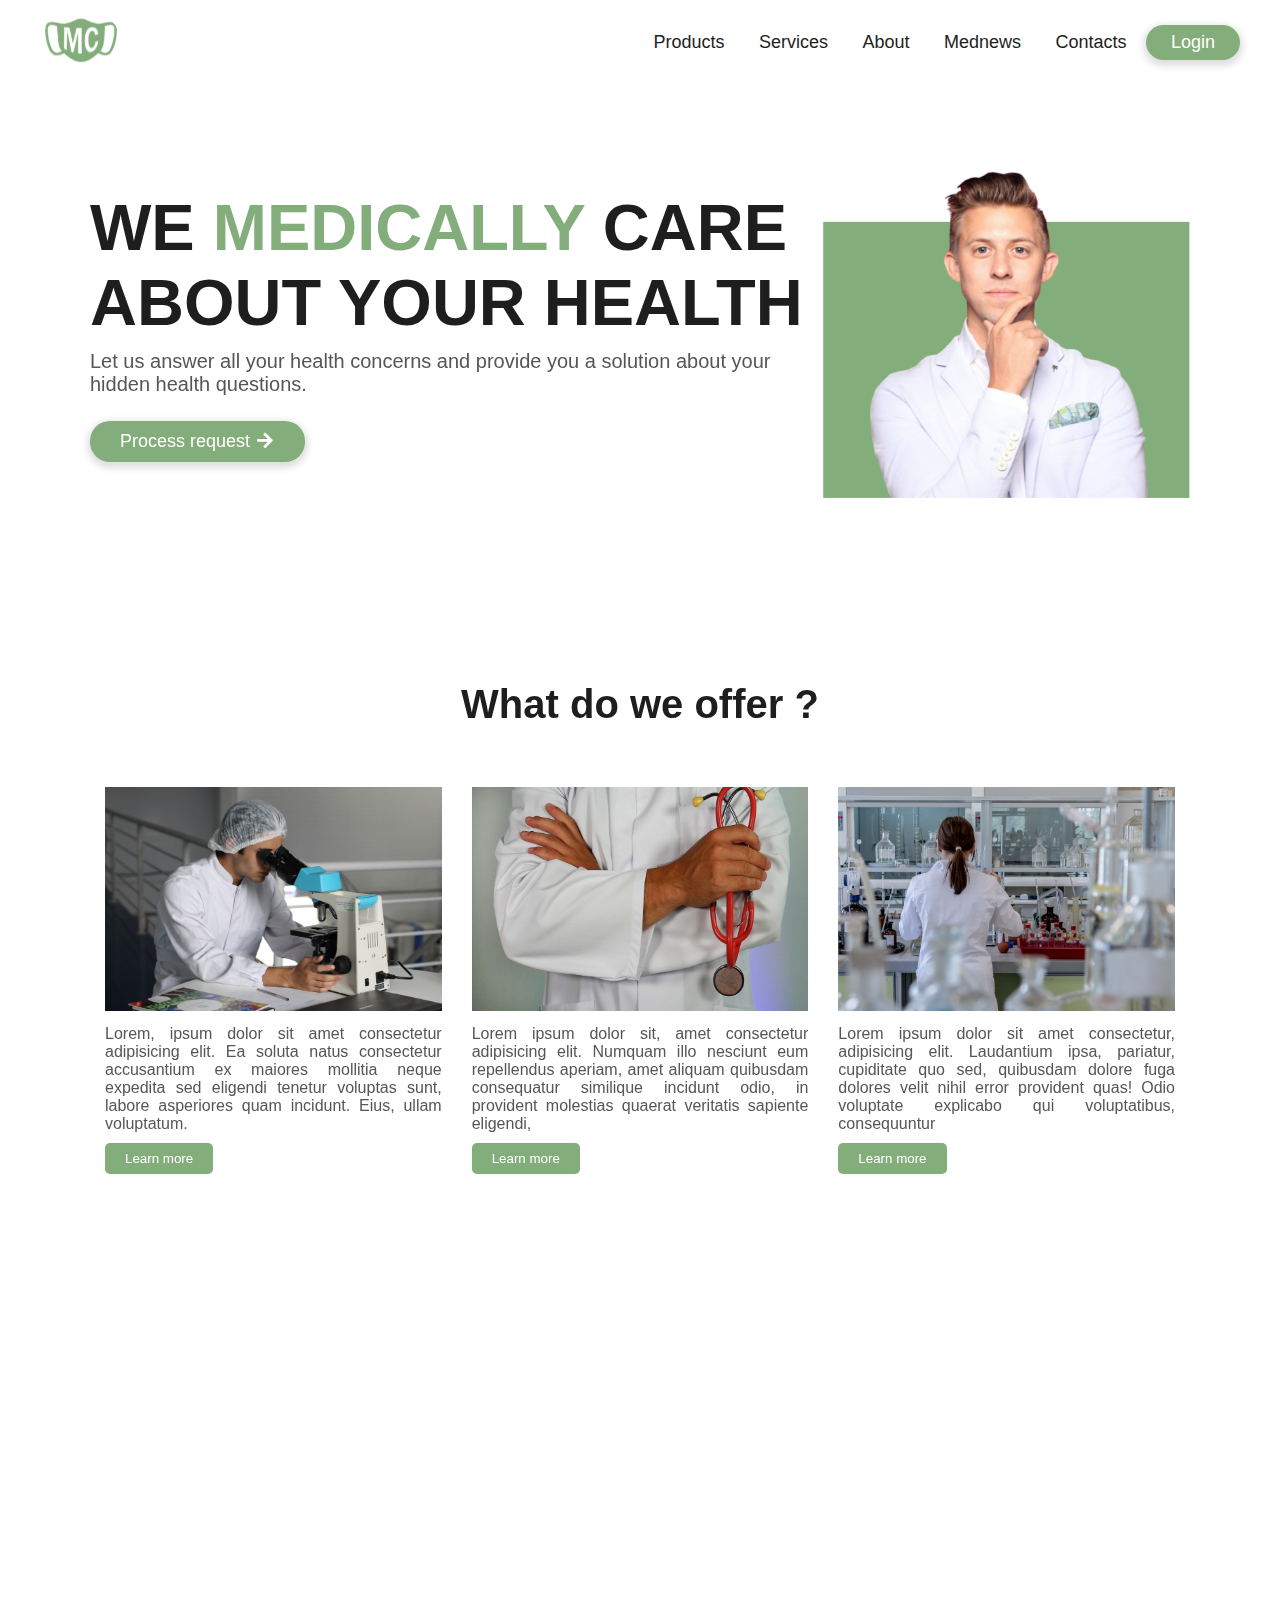
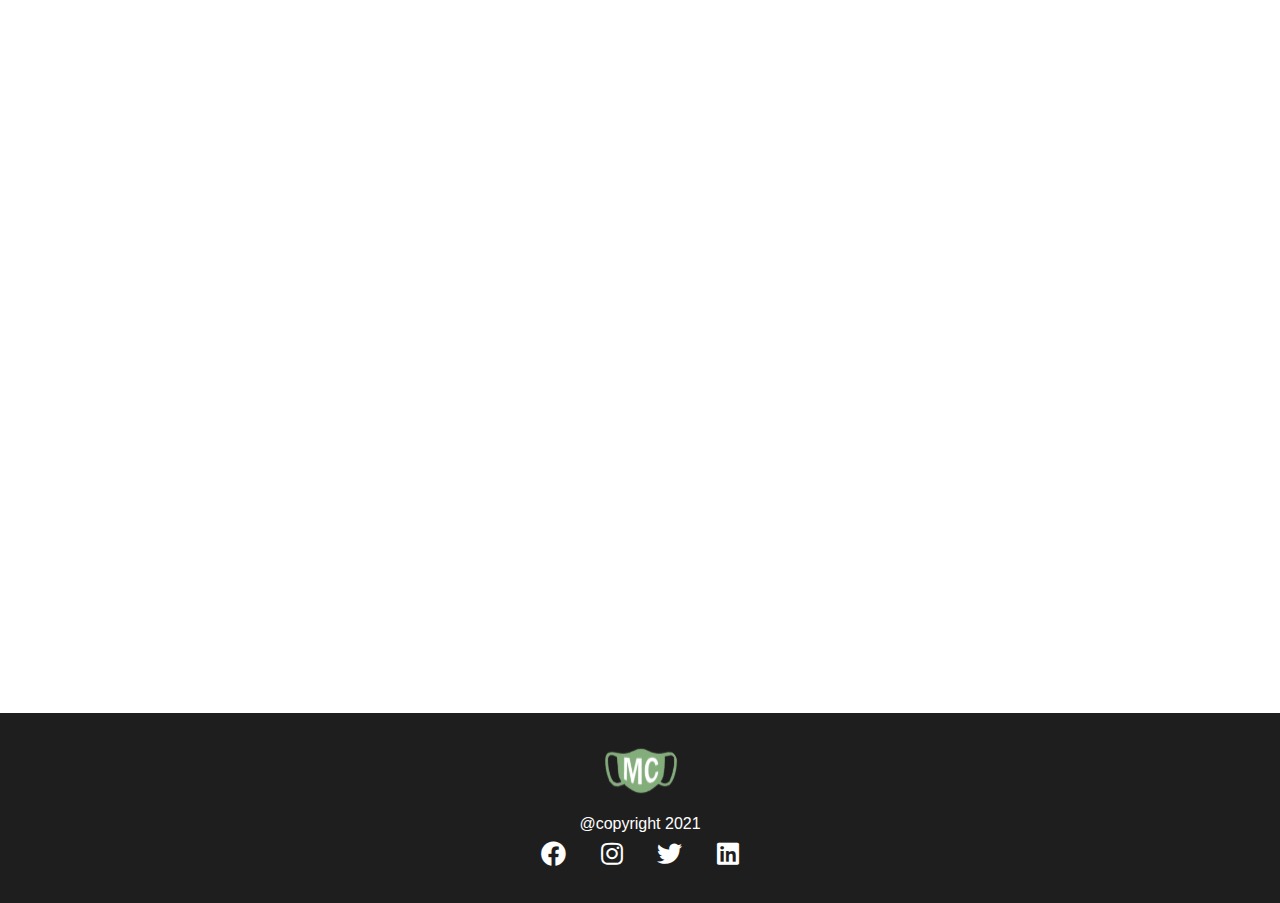
<file: index.html>
<!DOCTYPE html>
<html lang="en">
<head>
    <meta charset="UTF-8">
    <meta http-equiv="X-UA-Compatible" content="IE=edge">
    <meta name="viewport" content="width=device-width, initial-scale=1.0">
    
    <link rel="stylesheet" type="text/css" href="./Scss/cover.css">
    <link rel="stylesheet" type="text/css" href="./Scss/services.css">
    <link rel="stylesheet" type="text/css" href="./Scss/request.css">
    <title>Medcare</title>
    <link rel="shortcut icon" href="./img/newLogo 1 (1).svg" type="image/x-icon">
    <link rel="stylesheet" href="./cssFontawesome/all.min.css">
    <link rel="stylesheet" href="https://unpkg.com/aos@next/dist/aos.css"/>
    
</head>
<body>
    <!-- NAVIGATION BAR -->
    <nav>
        <div class="medcare-logo">
            <img src="./img/newLogo 1 (1).svg" alt="coverphoto">
        </div>

        <div class="medcare-icon">
            <i class="fas fa-2x fa-bars" aria-hidden="true"></i>
        </div>


        <div class="medcare-links">
            <a href="products.html">Products</a>
            <a href="#service">Services</a>
            <a href="about.html">About</a>
            <a href="news.html">Mednews</a>
            <a href="contacts.html">Contacts</a>
            <button><a href="#">Login</a></button>
        </div>

    </nav>

    <!-- Sidebar -->
    <div class="sidebar-wrapper">
        
        <div class="close-icon">
            <i class="fas fa-2x fa-times"></i>
        </div>

        <div class="medcare-sidebar-links">
            <a href="products.html">Products</a>
            <a href="#service">Services</a>
            <a href="about.html">About</a>
            <a href="news.html">Mednews</a>
            <a href="contacts.html">Contacts</a>
            
            <div class="sidebar-button">
                <button><a href="#">Login</a></button>
            </div>
        </div>
    </div>


    <!-- COVERPAGE -->
    <div class="medcare-coverpage">
        <div class="left-cover" data-aos="fade-right">
            <p class="left-title">WE <span style="color: #84AD7C;">MEDICALLY</span> CARE ABOUT YOUR HEALTH</p>
            <p class="left-tagline">Let us answer all your health concerns and provide you a solution about your hidden health questions.</p>
            <button><a href="#">Process request <i class="fa fa-arrow-right" style="width: 20px;"></i> </a></button>
        </div>

        <div class="right-cover" data-aos="fade-left">
            <img src="./img/coverphoto.png" alt="medcare cover">
        </div>
    </div>

    <!-- SERVICES -->
    <div class="medcare-services" id="service" data-aos="fade-up">
        <h1>What do we offer ?</h1>

        <div class="services-name">
            <div class="service">
                <img src="./img/Offer2 (1).jpg" alt="lab">
                <p>Lorem, ipsum dolor sit amet consectetur adipisicing elit. Ea soluta natus consectetur accusantium ex maiores mollitia neque expedita sed eligendi tenetur voluptas sunt, labore asperiores quam incidunt. Eius, ullam voluptatum.</p>
                <button><a href="#">Learn more</a></button>
            </div>

            <div class="service">
                <img src="./img/Offer2 (2).jpg" alt="lab">
                <p>Lorem ipsum dolor sit, amet consectetur adipisicing elit. Numquam illo nesciunt eum repellendus aperiam, amet aliquam quibusdam consequatur similique incidunt odio, in provident molestias quaerat veritatis sapiente eligendi, </p>
                <button><a href="#">Learn more</a></button>
            </div>

            <div class="service">
                <img src="./img/Offer3.jpg" alt="lab">
                <p>Lorem ipsum dolor sit amet consectetur, adipisicing elit. Laudantium ipsa, pariatur, cupiditate quo sed, quibusdam dolore fuga dolores velit nihil error provident quas! Odio voluptate explicabo qui voluptatibus, consequuntur</p>
                <button><a href="#">Learn more</a></button>
            </div>
        </div>

    </div>

    <!-- REQUEST -->
    <div class="medcare-request" data-aos="fade-up">
        <h1>How to process your request</h1>

        <div class="request-name">
            <div class="request">
                <img src="./img/step1.svg" alt="chris sean">
                <h3>Create account</h3>
                <p>Lorem ipsum dolor sit amet consectetur adipisicing elit. At laudantium a delectus ipsam? Deserunt vitae quidem, debitis fuga modi fugiat!</p>
            </div>

            <div class="request">
                <img src="./img/Step2.svg" alt="chris sean">
                <h3>Create account</h3>
                <p>Lorem ipsum dolor sit amet consectetur adipisicing elit. At laudantium a delectus ipsam? Deserunt vitae quidem, debitis fuga modi fugiat!</p>
            </div>

            <div class="request">
                <img src="./img/Step3.svg" alt="chris sean">
                <h3>Create account</h3>
                <p>Lorem ipsum dolor sit amet consectetur adipisicing elit. At laudantium a delectus ipsam? Deserunt vitae quidem, debitis fuga modi fugiat!</p>
            </div>

            <div class="request">
                <img src="./img/step4.svg" alt="chris sean">
                <h3>Create account</h3>
                <p>Lorem ipsum dolor sit amet consectetur adipisicing elit. At laudantium a delectus ipsam? Deserunt vitae quidem, debitis fuga modi fugiat!</p>
            </div>

        </div>
    </div>

    <!-- APPONITMENT -->
    <div class="medcare-appoint" data-aos="fade-up">
        <h1>Schedule your appointment now !</h1>
        <div class="get-started">
            <button><a href="#">Getting started</a></button>
        </div>
    </div>

    <footer>
        <img src="./img/newLogo 1 (1).svg" alt="">
        <p>@copyright 2021</p>
        
        <div class="icons">
            <a href="#"><i class="fab fa-facebook" aria-hidden="true"></i></a>
            <a href="https://www.instagram.com/thanna_dev/"><i class="fab fa-instagram" aria-hidden="true"></i></a>
            <a href="#"><i class="fab fa-twitter" aria-hidden="true"></i></a>
            <a href="https://www.linkedin.com/in/christeljoy-abordaje-782b63204/"><i class="fab fa-linkedin" aria-hidden="true"></i></a>
        </div>
    </footer>



    <script src="https://unpkg.com/aos@next/dist/aos.js"></script>
    <script>
        AOS.init({
            offset: 200,
            duration: 2500
        });
    </script>

    <script src="./js/sidebar.js"></script>

</body>
</html>
</file>
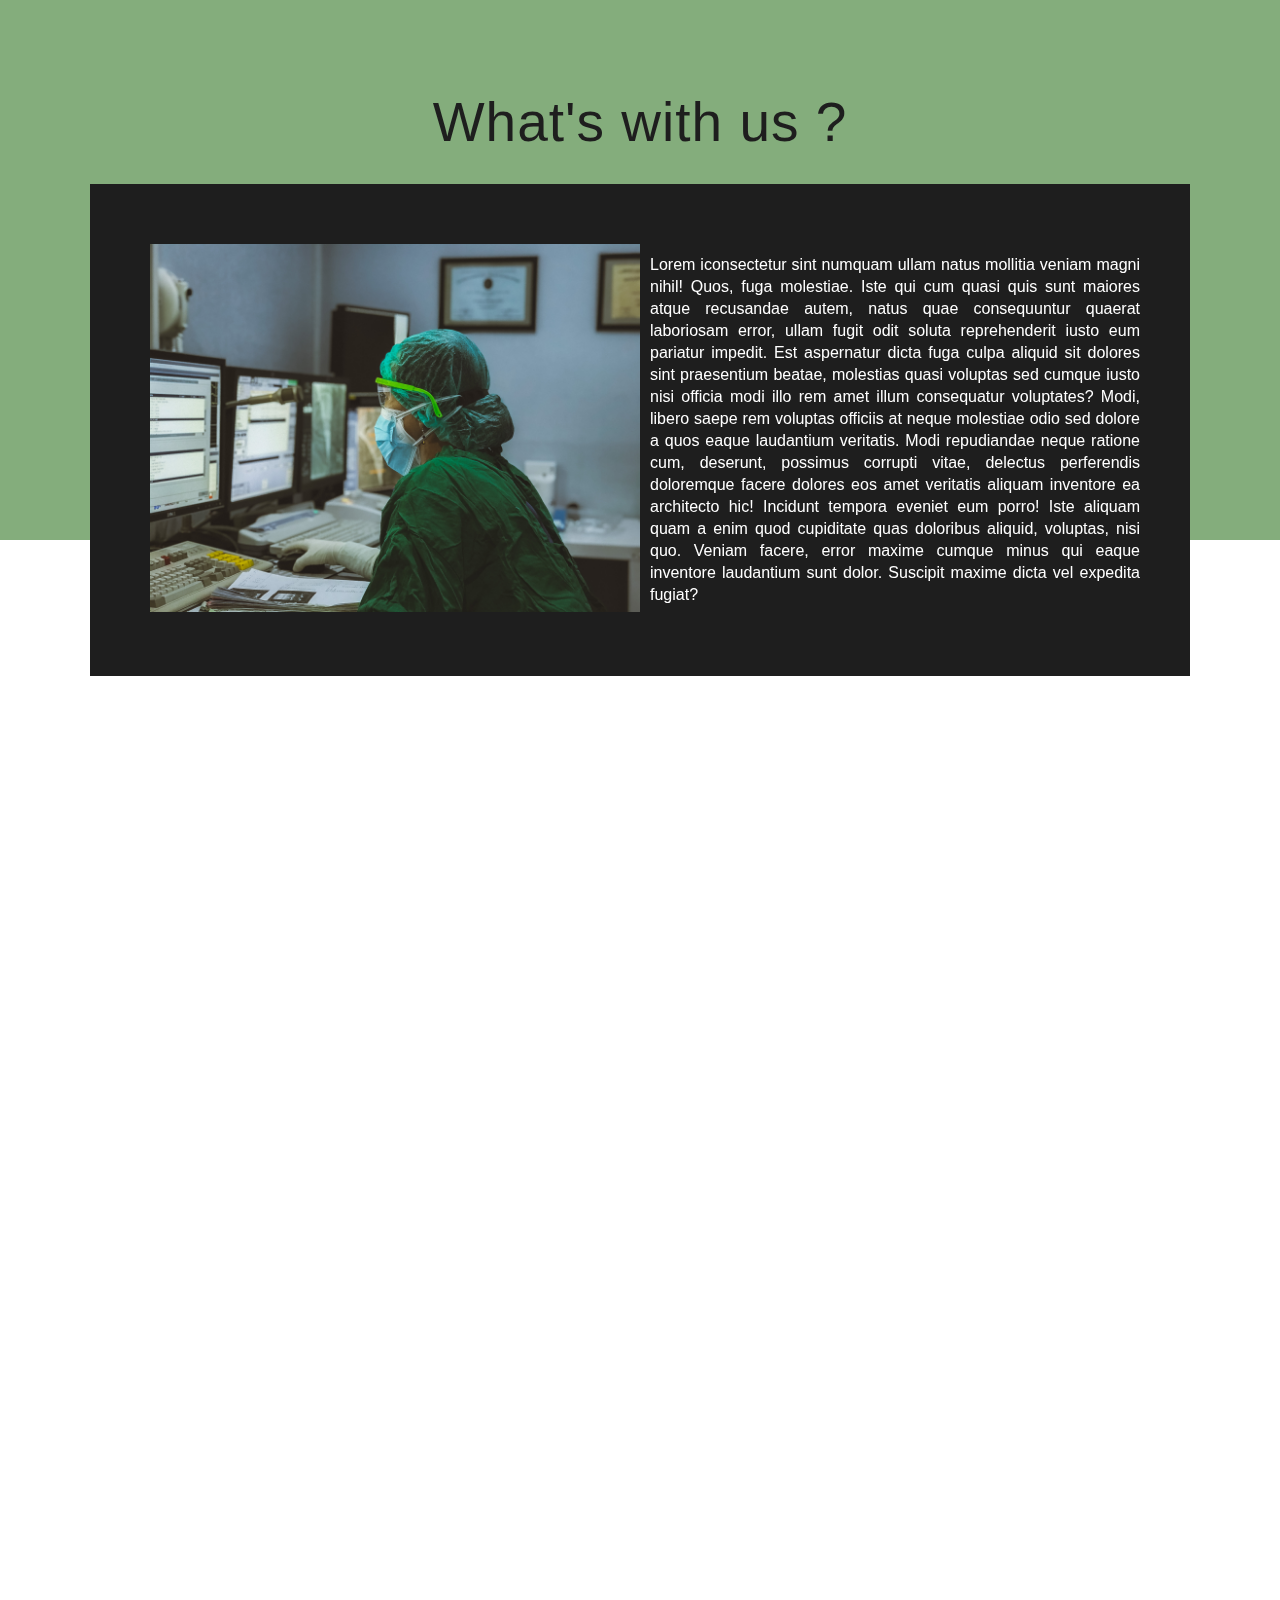
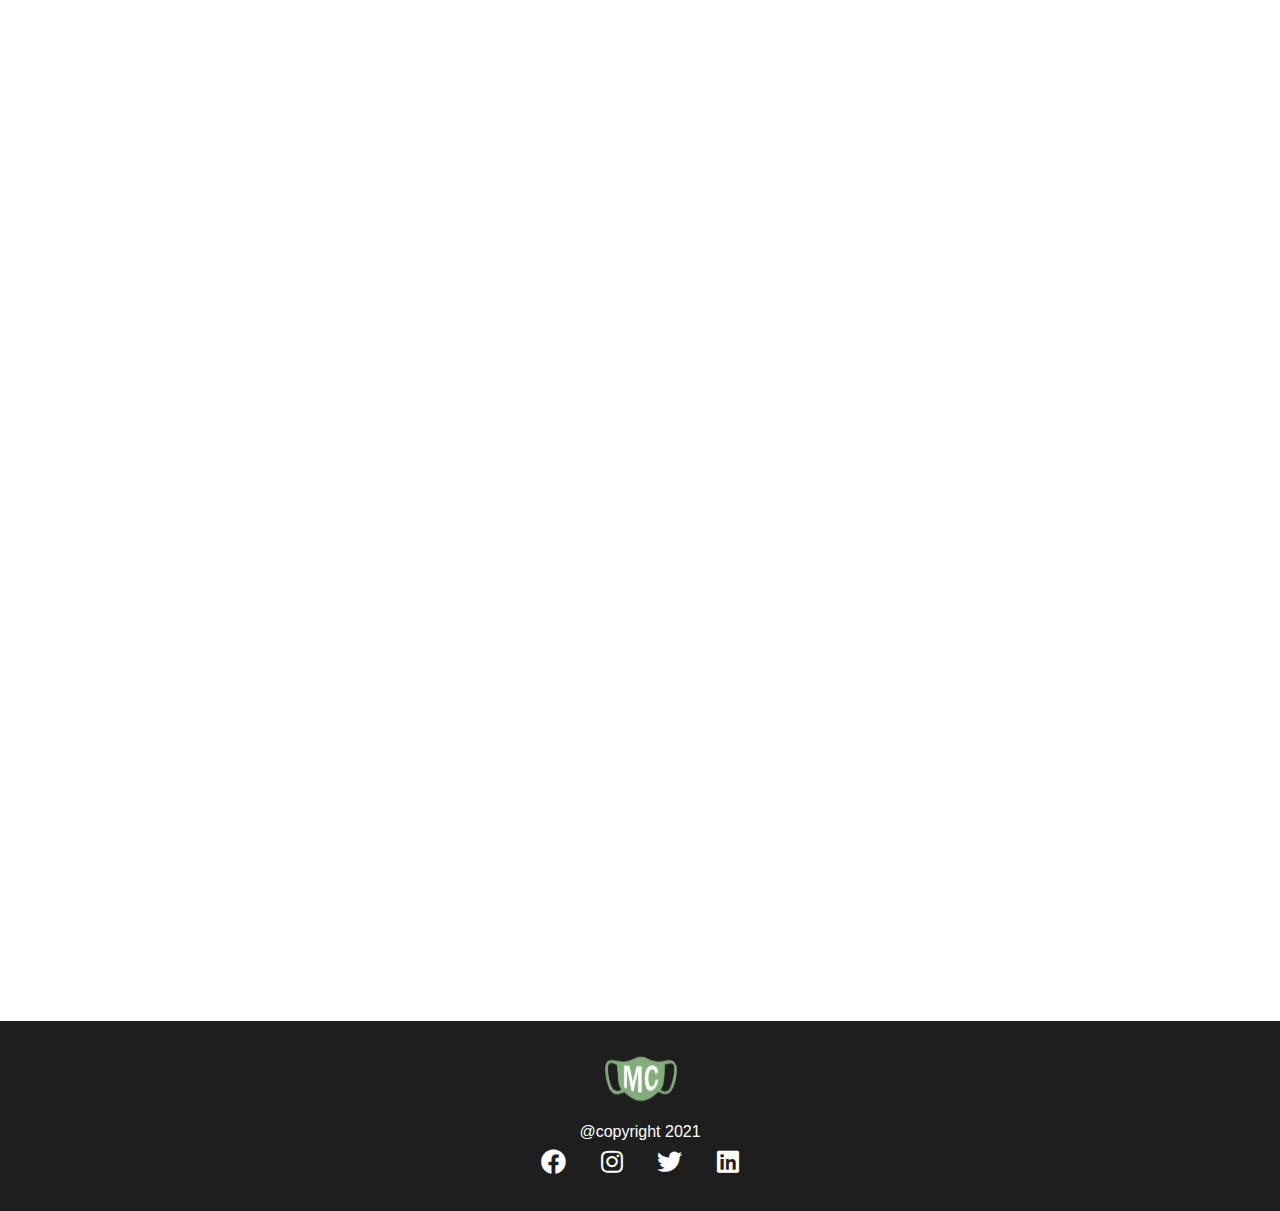
<file: about.html>
<!DOCTYPE html>
<html lang="en">
<head>
    <meta charset="UTF-8">
    <meta http-equiv="X-UA-Compatible" content="IE=edge">
    <meta name="viewport" content="width=device-width, initial-scale=1.0">
    <link rel="stylesheet" type="text/css" href="./Scss/cover.css">
    <link rel="stylesheet" type="text/css" href="./Scss/services.css">
    <link rel="stylesheet" type="text/css" href="./Scss/request.css">
    <link rel="stylesheet" type="text/css" href="./Scss/about.css">

    <title>About Us</title>
    <link rel="shortcut icon" href="./img/newLogo 1 (1).svg" type="image/x-icon">
    <link rel="stylesheet" href="./cssFontawesome/all.min.css">
    <link rel="stylesheet" href="https://unpkg.com/aos@next/dist/aos.css" />
</head>
<body>

    <!-- ABOUT -->
    <div class="medcare-about">
        <div class="about-background">
            <h1>What's with us ?</h1>

            <div class="about-info">
                <div class="about-image" data-aos="fade-right">
                    <img src="./img/about.jpg" alt="about image">
                </div>

                <div class="about-description" data-aos="fade-left">
                    <p>Lorem iconsectetur sint numquam ullam natus mollitia veniam magni nihil! Quos, fuga molestiae. Iste qui cum quasi quis sunt maiores atque recusandae autem, natus quae consequuntur quaerat laboriosam error, ullam fugit odit soluta reprehenderit iusto eum pariatur impedit. Est aspernatur dicta fuga culpa aliquid sit dolores sint praesentium beatae, molestias quasi voluptas sed cumque iusto nisi officia modi illo rem amet illum consequatur voluptates? Modi, libero saepe rem voluptas officiis at neque molestiae odio sed dolore a quos eaque laudantium veritatis. Modi repudiandae neque ratione cum, deserunt, possimus corrupti vitae, delectus perferendis doloremque facere dolores eos amet veritatis aliquam inventore ea architecto hic! Incidunt tempora eveniet eum porro! Iste aliquam quam a enim quod cupiditate quas doloribus aliquid, voluptas, nisi quo. Veniam facere, error maxime cumque minus qui eaque inventore laudantium sunt dolor. Suscipit maxime dicta vel expedita fugiat?</p>
                </div>
            </div>

        </div>
    </div>


    
    <!-- SERVICES -->
    <div class="medcare-services" data-aos="fade-up">
        <h1>What do we offer ?</h1>

        <div class="services-name">
            <div class="service">
                <img src="./img/Offer2 (1).jpg" alt="lab">
                <p>Lorem, ipsum dolor sit amet consectetur adipisicing elit. Ea soluta natus consectetur accusantium ex maiores mollitia neque expedita sed eligendi tenetur voluptas sunt, labore asperiores quam incidunt. Eius, ullam voluptatum.</p>
                <button><a href="#">Learn more</a></button>
            </div>

            <div class="service">
                <img src="./img/Offer2 (2).jpg" alt="lab">
                <p>Lorem ipsum dolor sit, amet consectetur adipisicing elit. Numquam illo nesciunt eum repellendus aperiam, amet aliquam quibusdam consequatur similique incidunt odio, in provident molestias quaerat veritatis sapiente eligendi, </p>
                <button><a href="#">Learn more</a></button>
            </div>

            <div class="service">
                <img src="./img/Offer3.jpg" alt="lab">
                <p>Lorem ipsum dolor sit amet consectetur, adipisicing elit. Laudantium ipsa, pariatur, cupiditate quo sed, quibusdam dolore fuga dolores velit nihil error provident quas! Odio voluptate explicabo qui voluptatibus, consequuntur</p>
                <button><a href="#">Learn more</a></button>
            </div>
        </div>

    </div>

    <!-- REQUEST -->
    <div class="medcare-request" data-aos="fade-up">
        <h1>How to process your request</h1>

        <div class="request-name">
            <div class="request">
                <img src="./img/step1.svg" alt="chris sean">
                <h3>Create account</h3>
                <p>Lorem ipsum dolor sit amet consectetur adipisicing elit. At laudantium a delectus ipsam? Deserunt vitae quidem, debitis fuga modi fugiat!</p>
            </div>

            <div class="request">
                <img src="./img/Step2.svg" alt="chris sean">
                <h3>Create account</h3>
                <p>Lorem ipsum dolor sit amet consectetur adipisicing elit. At laudantium a delectus ipsam? Deserunt vitae quidem, debitis fuga modi fugiat!</p>
            </div>

            <div class="request">
                <img src="./img/Step3.svg" alt="chris sean">
                <h3>Create account</h3>
                <p>Lorem ipsum dolor sit amet consectetur adipisicing elit. At laudantium a delectus ipsam? Deserunt vitae quidem, debitis fuga modi fugiat!</p>
            </div>

            <div class="request">
                <img src="./img/step4.svg" alt="chris sean">
                <h3>Create account</h3>
                <p>Lorem ipsum dolor sit amet consectetur adipisicing elit. At laudantium a delectus ipsam? Deserunt vitae quidem, debitis fuga modi fugiat!</p>
            </div>

        </div>
    </div>


    <!-- APPONITMENT -->
    <div class="medcare-appoint" data-aos="fade-up">
        <h1>Schedule your appointment now !</h1>
        <div class="get-started">
            <button><a href="#">Getting started</a></button>
        </div>
    </div>

    <footer>
        <img src="./img/newLogo 1 (1).svg" alt="">
        <p>@copyright 2021</p>
        
        <div class="icons">
            <a href="https://www.facebook.com/christeljoy.abordaje.3/"><i class="fab fa-facebook" aria-hidden="true"></i></a>
            <a href="https://www.instagram.com/thanna_dev/"><i class="fab fa-instagram" aria-hidden="true"></i></a>
            <a href="https://twitter.com/Thannaxx"><i class="fab fa-twitter" aria-hidden="true"></i></a>
            <a href="https://www.linkedin.com/in/christeljoy-abordaje-782b63204/"><i class="fab fa-linkedin" aria-hidden="true"></i></a>
        </div>
    </footer>

    <script src="https://unpkg.com/aos@next/dist/aos.js"></script>
    <script>
        AOS.init({
            offset: 200,
            duration: 2500
        });
    </script>
</body>
</html>
</file>
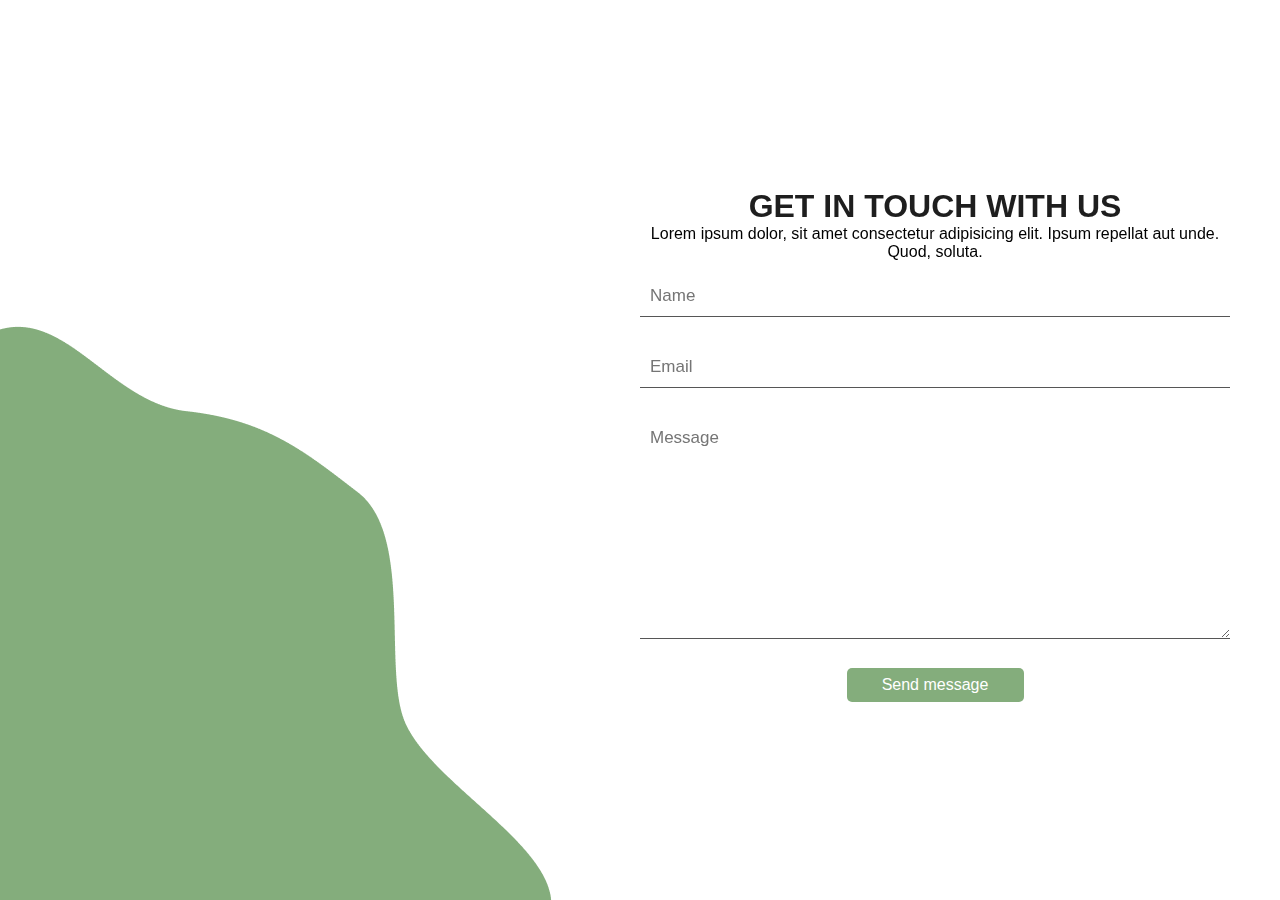
<file: contacts.html>
<!DOCTYPE html>
<html lang="en">
<head>
    <meta charset="UTF-8">
    <meta http-equiv="X-UA-Compatible" content="IE=edge">
    <meta name="viewport" content="width=device-width, initial-scale=1.0">
    <link rel="stylesheet" type="text/css" href="./Scss/contacts.css">
    <title>Contacts</title>

    <link rel="shortcut icon" href="./img/newLogo 1 (1).svg" type="image/x-icon">
    <link rel="stylesheet" href="./cssFontawesome/all.min.css">
    <link rel="stylesheet" href="https://unpkg.com/aos@next/dist/aos.css"/>
</head>
<body>
    <div class="medcare-contacts">
        <div class="med-image"  data-aos="fade-right">
            <img src="./img/contacts.png" alt="contactssa">
        </div>

        <div class="med-form">
            <form action="" method="post" data-aos="fade-left">
                <h1>GET IN TOUCH WITH US</h1>
                <p>Lorem ipsum dolor, sit amet consectetur adipisicing elit. Ipsum repellat aut unde. Quod, soluta.</p>

                <input type="text" name="" id="" placeholder="Name">
                <input type="email" name="" id="" placeholder="Email">
                <textarea name="" id="" cols="30" rows="10" placeholder="Message"></textarea>

                <div class="send-message">
                    <button type="submit">Send message</button>
                </div>
            </form>

        </div>
    </div>

    <script src="https://unpkg.com/aos@next/dist/aos.js"></script>
    <script>
        AOS.init({
            offset: 200,
            duration: 2000
        });
    </script>

</body>
</html>
</file>
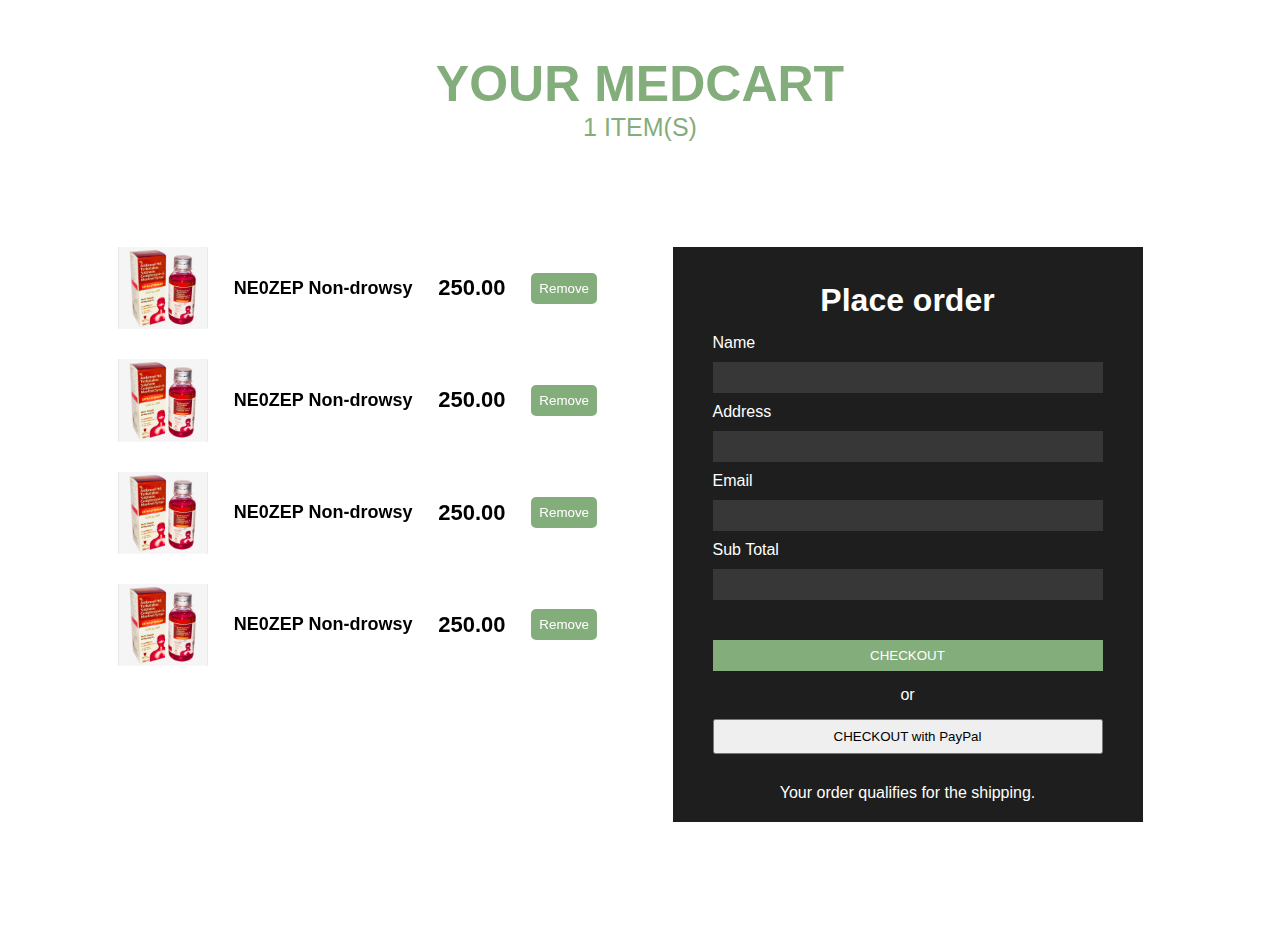
<file: medcart.html>
<!DOCTYPE html>
<html lang="en">
<head>
    <meta charset="UTF-8">
    <meta http-equiv="X-UA-Compatible" content="IE=edge">
    <meta name="viewport" content="width=device-width, initial-scale=1.0">
    <link rel="stylesheet" type="text/css" href="./Scss/cart.css">
    <title>Medcart</title>

    <link rel="shortcut icon" href="./img/newLogo 1 (1).svg" type="image/x-icon">
    <link rel="stylesheet" href="./cssFontawesome/all.min.css">
    <link rel="stylesheet" href="https://unpkg.com/aos@next/dist/aos.css"/>
</head>
<body>
    <div class="medcart">
        <h1>YOUR MEDCART</h1>
        <p>1 ITEM(S)</p>
    </div>

    <div class="med">
        <div class="added-items" data-aos="fade-right">

            <div class="items">
                <img src="./img/Ambroxol-Hcl-Terbutaline-Sulphate-Guaiphenesin-And-Menthol-Syrup 1.jpg" alt="">
                <h2>NE0ZEP Non-drowsy</h2>
                <h1>250.00</h1>
    
                <div class="remove">
                    <button type="submit">Remove</button>
                </div>
            </div>
    
            <div class="items">
                <img src="./img/Ambroxol-Hcl-Terbutaline-Sulphate-Guaiphenesin-And-Menthol-Syrup 1.jpg" alt="">
                <h2>NE0ZEP Non-drowsy</h2>
                <h1>250.00</h1>
    
                <div class="remove">
                    <button type="submit">Remove</button>
                </div>
            </div>

            <div class="items">
                <img src="./img/Ambroxol-Hcl-Terbutaline-Sulphate-Guaiphenesin-And-Menthol-Syrup 1.jpg" alt="">
                <h2>NE0ZEP Non-drowsy</h2>
                <h1>250.00</h1>
    
                <div class="remove">
                    <button type="submit">Remove</button>
                </div>
            </div>

            <div class="items">
                <img src="./img/Ambroxol-Hcl-Terbutaline-Sulphate-Guaiphenesin-And-Menthol-Syrup 1.jpg" alt="">
                <h2>NE0ZEP Non-drowsy</h2>
                <h1>250.00</h1>
    
                <div class="remove">
                    <button type="submit">Remove</button>
                </div>
            </div>
    
        </div>

        <div class="med-form" data-aos="fade-left">

            <form action="" method="post">
                <h1>Place order</h1>

                <label for="name">Name</label>
                <input type="text" name="name" id="">
                
                <label for="address">Address</label>
                <input type="text" name="address" id="">

                <label for="email">Email</label>
                <input type="email" name="email" id="">

                <label for="total">Sub Total</label>
                <input type="text" name="total" id="">

                <div class="pay">
                    <button class="payA" type="submit">CHECKOUT</button>
                    <p>or</p>
                    <button type="submit">CHECKOUT with PayPal</button>
                </div>

                <p>Your order qualifies for the shipping.</p>
            </form>
        </div>


    </div>

    <script src="https://unpkg.com/aos@next/dist/aos.js"></script>
    <script>
        AOS.init({
            offset: 200,
            duration: 2500
        });
    </script>
    
</body>
</html>
</file>
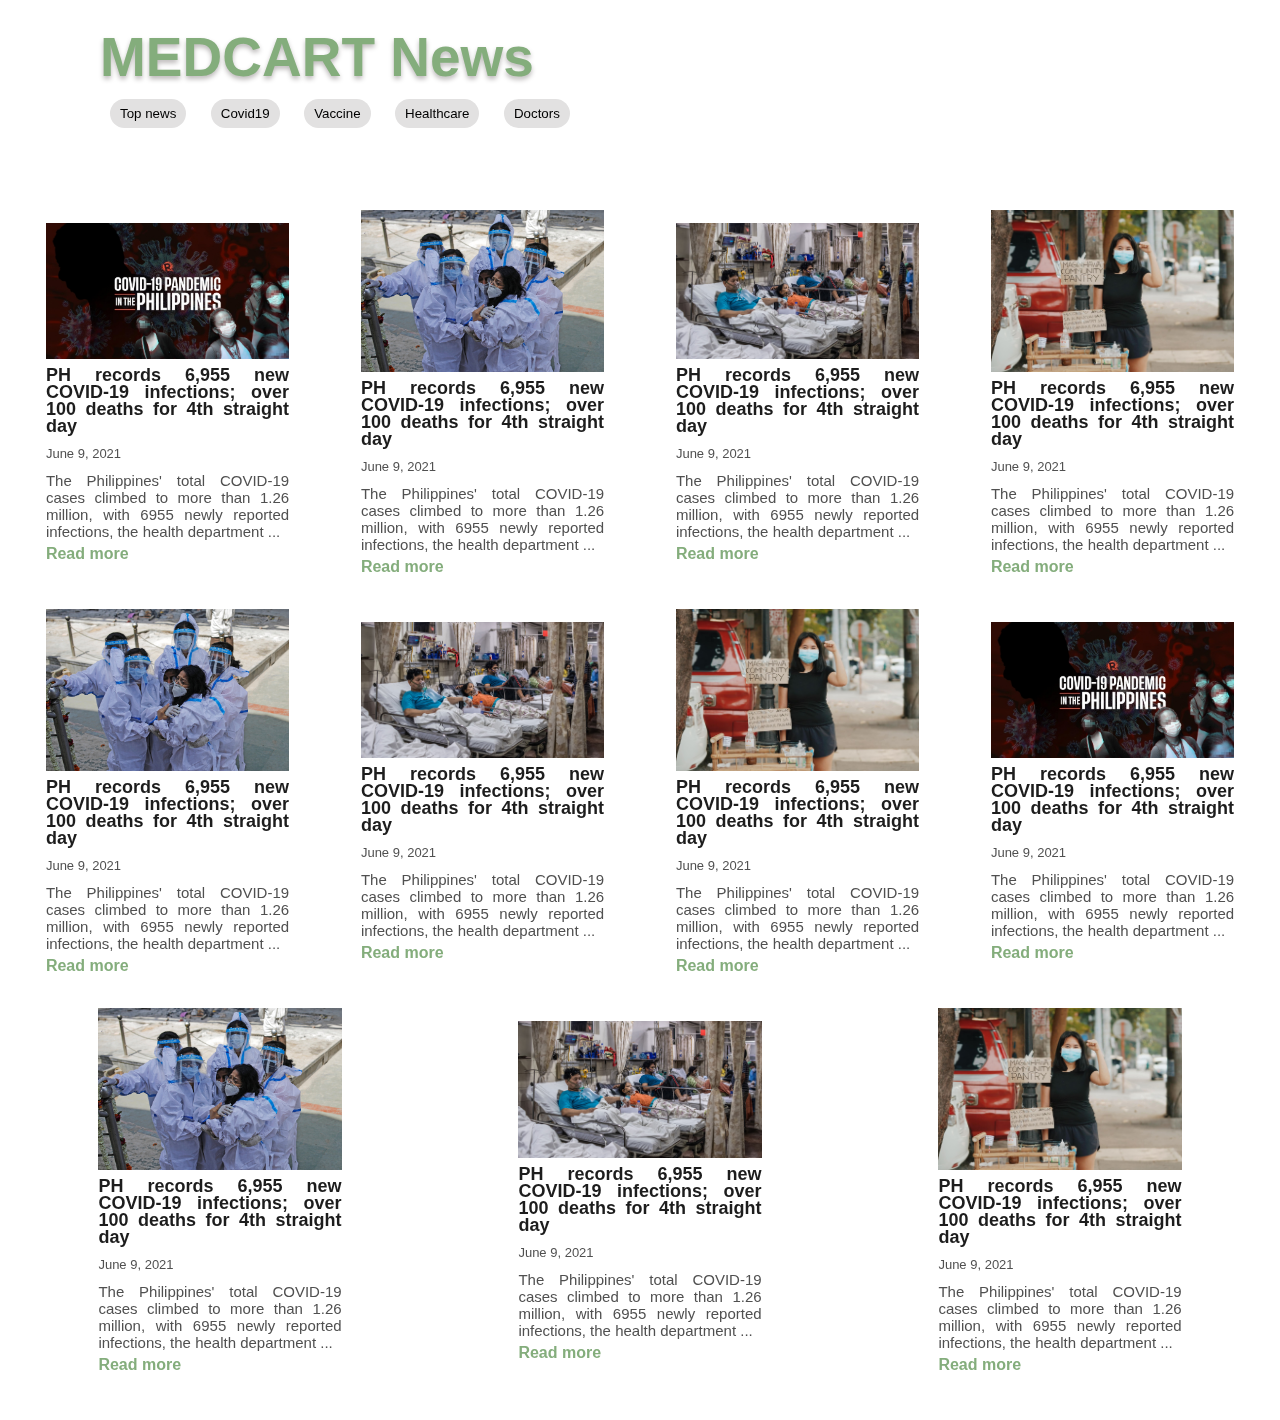
<file: news.html>
<!DOCTYPE html>
<html lang="en">
<head>
    <meta charset="UTF-8">
    <meta http-equiv="X-UA-Compatible" content="IE=edge">
    <meta name="viewport" content="width=device-width, initial-scale=1.0">
    <link rel="stylesheet" type="text/css" href="./Scss/news.css">
    <title>MEDnews</title>

    <link rel="shortcut icon" href="./img/newLogo 1 (1).svg" type="image/x-icon">
    <link rel="stylesheet" href="./cssFontawesome/all.min.css">
    <link rel="stylesheet" href="https://unpkg.com/aos@next/dist/aos.css"/>

</head>
<body>
    <div class="med-head" data-aos="fade-up">
        <h1>MEDCART News</h1>

        <div class="medcart-titles">
            <button type="submit">Top news</button>
            <button type="submit">Covid19</button>
            <button type="submit">Vaccine</button>
            <button type="submit">Healthcare</button>
            <button type="submit">Doctors</button>
        </div>

    </div>

    <div class="med-news" data-aos="fade-up">
        <div class="news">
            <img src="./img/news.jpg" alt="covid">
            <p class="headline">PH records 6,955 new COVID-19 infections; over 100 deaths for 4th straight day</p>
            <p class="date">June 9, 2021</p>
            <p class="description">The Philippines' total COVID-19 cases climbed to more than 1.26 million, with 6955 newly reported infections, the health department ...</p>
            <a href="https://newsinfo.inquirer.net/1442044/phs-covid-19-death-toll-now-at-21732-doh-logs-195-new-deaths">Read more</a>
        </div>

        <div class="news">
            <img src="./img/doc.jpg" alt="covid">
            <p class="headline">PH records 6,955 new COVID-19 infections; over 100 deaths for 4th straight day</p>
            <p class="date">June 9, 2021</p>
            <p class="description">The Philippines' total COVID-19 cases climbed to more than 1.26 million, with 6955 newly reported infections, the health department ...</p>
            <a href="#">Read more</a>
        </div>

        <div class="news">
            <img src="./img/india.jpg" alt="covid">
            <p class="headline">PH records 6,955 new COVID-19 infections; over 100 deaths for 4th straight day</p>
            <p class="date">June 9, 2021</p>
            <p class="description">The Philippines' total COVID-19 cases climbed to more than 1.26 million, with 6955 newly reported infections, the health department ...</p>
            <a href="#">Read more</a>
        </div>

        <div class="news">
            <img src="./img/pantry.jpg" alt="covid">
            <p class="headline">PH records 6,955 new COVID-19 infections; over 100 deaths for 4th straight day</p>
            <p class="date">June 9, 2021</p>
            <p class="description">The Philippines' total COVID-19 cases climbed to more than 1.26 million, with 6955 newly reported infections, the health department ...</p>
            <a href="#">Read more</a>
        </div>

        <div class="news">
            <img src="./img/doc.jpg" alt="covid">
            <p class="headline">PH records 6,955 new COVID-19 infections; over 100 deaths for 4th straight day</p>
            <p class="date">June 9, 2021</p>
            <p class="description">The Philippines' total COVID-19 cases climbed to more than 1.26 million, with 6955 newly reported infections, the health department ...</p>
            <a href="#">Read more</a>
        </div>

        <div class="news">
            <img src="./img/india.jpg" alt="covid">
            <p class="headline">PH records 6,955 new COVID-19 infections; over 100 deaths for 4th straight day</p>
            <p class="date">June 9, 2021</p>
            <p class="description">The Philippines' total COVID-19 cases climbed to more than 1.26 million, with 6955 newly reported infections, the health department ...</p>
            <a href="#">Read more</a>
        </div>

        <div class="news">
            <img src="./img/pantry.jpg" alt="covid">
            <p class="headline">PH records 6,955 new COVID-19 infections; over 100 deaths for 4th straight day</p>
            <p class="date">June 9, 2021</p>
            <p class="description">The Philippines' total COVID-19 cases climbed to more than 1.26 million, with 6955 newly reported infections, the health department ...</p>
            <a href="#">Read more</a>
        </div>


        <div class="news">
            <img src="./img/news.jpg" alt="covid">
            <p class="headline">PH records 6,955 new COVID-19 infections; over 100 deaths for 4th straight day</p>
            <p class="date">June 9, 2021</p>
            <p class="description">The Philippines' total COVID-19 cases climbed to more than 1.26 million, with 6955 newly reported infections, the health department ...</p>
            <a href="#">Read more</a>
        </div>

        <div class="news">
            <img src="./img/doc.jpg" alt="covid">
            <p class="headline">PH records 6,955 new COVID-19 infections; over 100 deaths for 4th straight day</p>
            <p class="date">June 9, 2021</p>
            <p class="description">The Philippines' total COVID-19 cases climbed to more than 1.26 million, with 6955 newly reported infections, the health department ...</p>
            <a href="#">Read more</a>
        </div>

        <div class="news">
            <img src="./img/india.jpg" alt="covid">
            <p class="headline">PH records 6,955 new COVID-19 infections; over 100 deaths for 4th straight day</p>
            <p class="date">June 9, 2021</p>
            <p class="description">The Philippines' total COVID-19 cases climbed to more than 1.26 million, with 6955 newly reported infections, the health department ...</p>
            <a href="#">Read more</a>
        </div>

        <div class="news">
            <img src="./img/pantry.jpg" alt="covid">
            <p class="headline">PH records 6,955 new COVID-19 infections; over 100 deaths for 4th straight day</p>
            <p class="date">June 9, 2021</p>
            <p class="description">The Philippines' total COVID-19 cases climbed to more than 1.26 million, with 6955 newly reported infections, the health department ...</p>
            <a href="#">Read more</a>
        </div>
    </div>

    <script src="https://unpkg.com/aos@next/dist/aos.js"></script>
    <script>
        AOS.init({
            offset: 200,
            duration: 2500
        });
    </script>
</body>
</html>
</file>
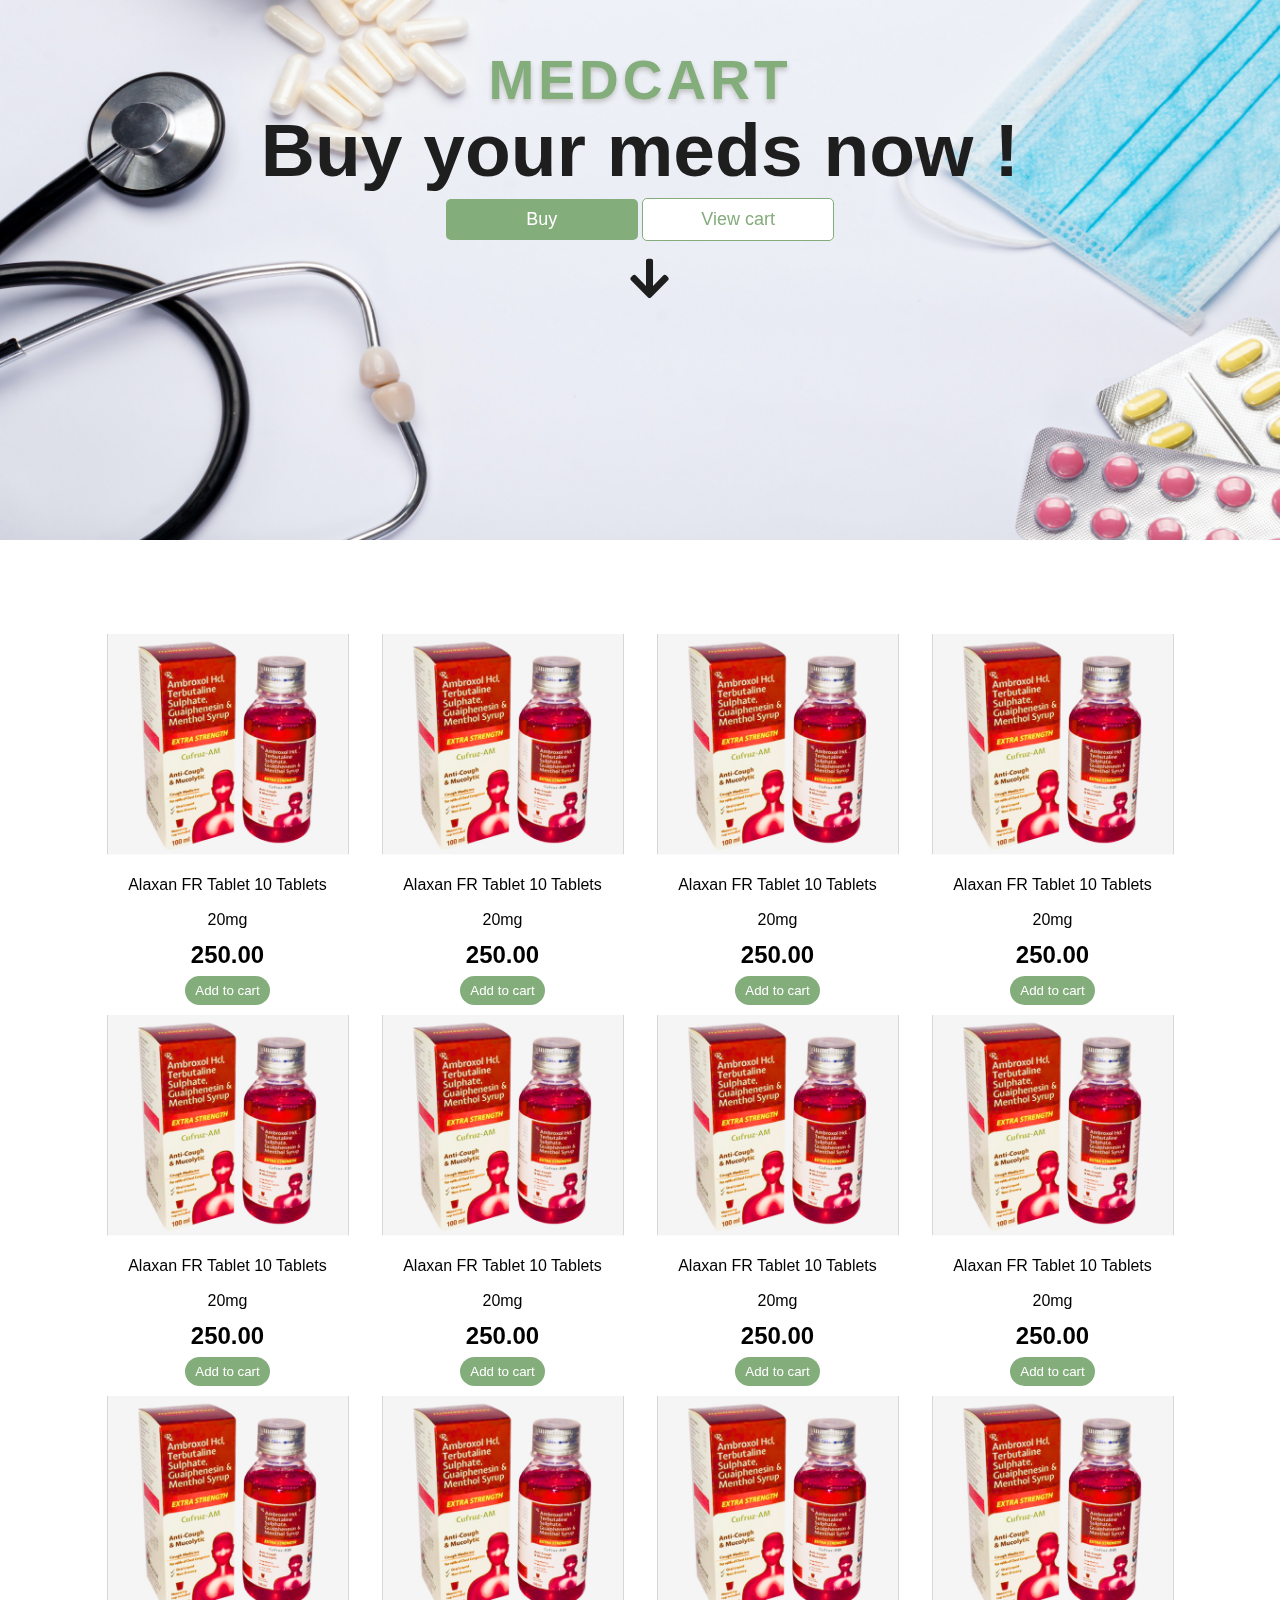
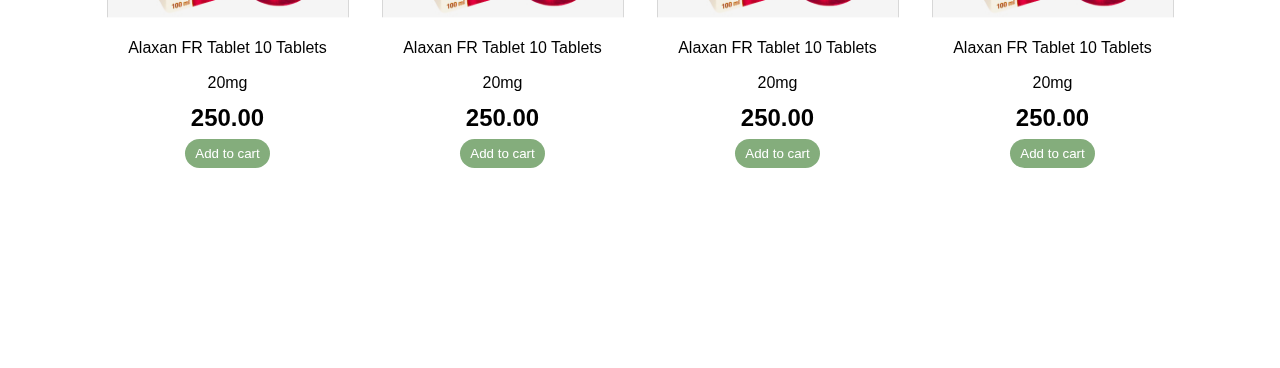
<file: products.html>
<!DOCTYPE html>
<html lang="en">
<head>
    <meta charset="UTF-8">
    <meta http-equiv="X-UA-Compatible" content="IE=edge">
    <meta name="viewport" content="width=device-width, initial-scale=1.0">
    <title>Products</title>
    <link rel="stylesheet" type="text/css" href="./Scss/products.css">

    <link rel="shortcut icon" href="./img/newLogo 1 (1).svg" type="image/x-icon">
    <link rel="stylesheet" href="./cssFontawesome/all.min.css">
    <link rel="stylesheet" href="https://unpkg.com/aos@next/dist/aos.css"/>

</head>
<body>

    <div class="product-cover">
        <img src="./img/yehor-milohrodskyi-4WXzaQtntaw-unsplash 1.jpg" alt="product cover">
        
        <div class="details" data-aos="fade-up">
            <h1>MEDCART</h1>
            <h2>Buy your meds now !</h2>

            <div class="buy-button">
                <button><a href="#product">Buy</a></button> 
                <button class="cart"><a href="medcart.html">View cart</a></button> <br>
                <i class="fa fa-arrow-down" style="width: 20px;"></i>
            </div>
        </div>

    </div>

    <!-- products -->
    <div class="product-list" id="product" data-aos="fade-up">
        <div class="products">
            <img src="./img/Ambroxol-Hcl-Terbutaline-Sulphate-Guaiphenesin-And-Menthol-Syrup 1.jpg" alt="">
            <p>Alaxan FR Tablet  10 Tablets 20mg</p>
            <h2>250.00</h2>

            <div class="add-to-cart">
                <button type="submit">Add to cart</button>
            </div>
        </div>

        <div class="products">
            <img src="./img/Ambroxol-Hcl-Terbutaline-Sulphate-Guaiphenesin-And-Menthol-Syrup 1.jpg" alt="">
            <p>Alaxan FR Tablet  10 Tablets 20mg</p>
            <h2>250.00</h2>

            <div class="add-to-cart">
                <button type="submit">Add to cart</button>
            </div>
        </div>

        <div class="products">
            <img src="./img/Ambroxol-Hcl-Terbutaline-Sulphate-Guaiphenesin-And-Menthol-Syrup 1.jpg" alt="">
            <p>Alaxan FR Tablet  10 Tablets 20mg</p>
            <h2>250.00</h2>

            <div class="add-to-cart">
                <button type="submit">Add to cart</button>
            </div>
        </div>

        <div class="products">
            <img src="./img/Ambroxol-Hcl-Terbutaline-Sulphate-Guaiphenesin-And-Menthol-Syrup 1.jpg" alt="">
            <p>Alaxan FR Tablet  10 Tablets 20mg</p>
            <h2>250.00</h2>

            <div class="add-to-cart">
                <button type="submit">Add to cart</button>
            </div>
        </div>

        <div class="products">
            <img src="./img/Ambroxol-Hcl-Terbutaline-Sulphate-Guaiphenesin-And-Menthol-Syrup 1.jpg" alt="">
            <p>Alaxan FR Tablet  10 Tablets 20mg</p>
            <h2>250.00</h2>

            <div class="add-to-cart">
                <button type="submit">Add to cart</button>
            </div>
        </div>

        <div class="products">
            <img src="./img/Ambroxol-Hcl-Terbutaline-Sulphate-Guaiphenesin-And-Menthol-Syrup 1.jpg" alt="">
            <p>Alaxan FR Tablet  10 Tablets 20mg</p>
            <h2>250.00</h2>

            <div class="add-to-cart">
                <button type="submit">Add to cart</button>
            </div>
        </div>

        <div class="products">
            <img src="./img/Ambroxol-Hcl-Terbutaline-Sulphate-Guaiphenesin-And-Menthol-Syrup 1.jpg" alt="">
            <p>Alaxan FR Tablet  10 Tablets 20mg</p>
            <h2>250.00</h2>

            <div class="add-to-cart">
                <button type="submit">Add to cart</button>
            </div>
        </div>

        <div class="products">
            <img src="./img/Ambroxol-Hcl-Terbutaline-Sulphate-Guaiphenesin-And-Menthol-Syrup 1.jpg" alt="">
            <p>Alaxan FR Tablet  10 Tablets 20mg</p>
            <h2>250.00</h2>

            <div class="add-to-cart">
                <button type="submit">Add to cart</button>
            </div>
        </div>

        <div class="products">
            <img src="./img/Ambroxol-Hcl-Terbutaline-Sulphate-Guaiphenesin-And-Menthol-Syrup 1.jpg" alt="">
            <p>Alaxan FR Tablet  10 Tablets 20mg</p>
            <h2>250.00</h2>

            <div class="add-to-cart">
                <button type="submit">Add to cart</button>
            </div>
        </div>

        <div class="products">
            <img src="./img/Ambroxol-Hcl-Terbutaline-Sulphate-Guaiphenesin-And-Menthol-Syrup 1.jpg" alt="">
            <p>Alaxan FR Tablet  10 Tablets 20mg</p>
            <h2>250.00</h2>

            <div class="add-to-cart">
                <button type="submit">Add to cart</button>
            </div>
        </div>

        <div class="products">
            <img src="./img/Ambroxol-Hcl-Terbutaline-Sulphate-Guaiphenesin-And-Menthol-Syrup 1.jpg" alt="">
            <p>Alaxan FR Tablet  10 Tablets 20mg</p>
            <h2>250.00</h2>

            <div class="add-to-cart">
                <button type="submit">Add to cart</button>
            </div>
        </div>

        <div class="products">
            <img src="./img/Ambroxol-Hcl-Terbutaline-Sulphate-Guaiphenesin-And-Menthol-Syrup 1.jpg" alt="">
            <p>Alaxan FR Tablet  10 Tablets 20mg</p>
            <h2>250.00</h2>

            <div class="add-to-cart">
                <button type="submit">Add to cart</button>
            </div>
        </div>
    </div>

    <script src="https://unpkg.com/aos@next/dist/aos.js"></script>
    <script>
        AOS.init({
            offset: 200,
            duration: 2500
        });
    </script>

</body>
</html>
</file>
<file: Scss/cover.css>
* {
  padding: 0px;
  margin: 0px;
  -webkit-box-sizing: border-box;
          box-sizing: border-box;
  font-family: Arial, Helvetica, sans-serif;
}

nav {
  width: 100%;
  height: 60px;
  display: -webkit-box;
  display: -ms-flexbox;
  display: flex;
  -ms-flex-pack: distribute;
      justify-content: space-around;
  -webkit-box-align: center;
      -ms-flex-align: center;
          align-items: center;
  padding: 25px 40px 0px 40px;
}

nav .medcare-logo {
  -webkit-box-flex: 1;
      -ms-flex: 1;
          flex: 1;
}

nav .medcare-logo img {
  width: 80px;
}

nav .medcare-icon {
  display: none;
  position: absolute;
  top: 22px;
  right: 30px;
}

@media screen and (max-width: 760px) {
  nav .medcare-icon {
    display: block;
    cursor: pointer;
  }
}

nav .medcare-links {
  text-align: right;
  -webkit-box-flex: 2;
      -ms-flex: 2;
          flex: 2;
}

@media screen and (max-width: 760px) {
  nav .medcare-links {
    display: none;
  }
}

nav .medcare-links a {
  padding: 0px 15px;
  color: #1E1E1E;
  text-decoration: none;
  font-size: 18px;
}

nav .medcare-links a:hover {
  color: #84AD7C;
}

nav .medcare-links button {
  border: none;
  outline: none;
  background-color: #84AD7C;
  padding: 7px 10px;
  border-radius: 20px;
  cursor: pointer;
  -webkit-box-shadow: 0px 3px 7px 3px #dfdfdf;
          box-shadow: 0px 3px 7px 3px #dfdfdf;
}

nav .medcare-links button a {
  color: #FFFFFF;
}

nav .medcare-links button a:hover {
  color: #565656;
}

.sidebar-wrapper {
  display: none;
}

@media screen and (max-width: 760px) {
  .sidebar-wrapper {
    display: block;
    background-color: #ffffff;
    width: 0;
    overflow: hidden;
    position: fixed;
    top: 0;
    left: 0;
    bottom: 0;
    -webkit-transition: 0.3s ease-out;
    transition: 0.3s ease-out;
  }
  .sidebar-wrapper .close-icon {
    float: right;
    position: absolute;
    top: 20px;
    right: 30px;
    -webkit-transition: 0.3s ease-in;
    transition: 0.3s ease-in;
  }
  .sidebar-wrapper .close-icon i {
    color: #1E1E1E;
    cursor: pointer;
  }
  .sidebar-wrapper .medcare-sidebar-links {
    margin: 80px 20px;
  }
  .sidebar-wrapper .medcare-sidebar-links a {
    display: block;
    text-align: center;
    padding: 20px 0;
    text-decoration: none;
    font-size: 18px;
    color: #84AD7C;
    margin: 10px 0;
  }
  .sidebar-wrapper .medcare-sidebar-links :hover {
    background-color: #abaca960;
  }
  .sidebar-wrapper .medcare-sidebar-links .sidebar-button {
    text-align: center;
  }
  .sidebar-wrapper .medcare-sidebar-links .sidebar-button button {
    width: 50%;
    border: none;
    outline: none;
    background-color: #84AD7C;
    border-radius: 5px;
  }
  .sidebar-wrapper .medcare-sidebar-links .sidebar-button button :hover {
    background-color: #ffffff00;
  }
  .sidebar-wrapper .medcare-sidebar-links .sidebar-button button a {
    color: white;
    padding: 10px 0;
  }
}

.medcare-coverpage {
  display: -webkit-box;
  display: -ms-flexbox;
  display: flex;
  height: auto;
  padding: 90px 90px;
}

@media screen and (max-width: 760px) {
  .medcare-coverpage {
    -webkit-box-orient: vertical;
    -webkit-box-direction: normal;
        -ms-flex-direction: column;
            flex-direction: column;
    padding: 50px 20px;
  }
}

.medcare-coverpage .left-cover {
  margin: auto;
  -webkit-box-flex: 2;
      -ms-flex: 2;
          flex: 2;
}

.medcare-coverpage .left-cover .left-title {
  font-size: 65px;
  font-weight: bolder;
  color: #1E1E1E;
}

@media screen and (max-width: 760px) {
  .medcare-coverpage .left-cover .left-title {
    font-size: 45px;
  }
}

.medcare-coverpage .left-cover .left-tagline {
  padding: 10px 0;
  font-size: 20px;
  font-weight: lighter;
  color: #565656;
}

.medcare-coverpage .left-cover button {
  border: none;
  outline: none;
  background-color: #84AD7C;
  padding: 7px 10px;
  border-radius: 20px;
  cursor: pointer;
  padding: 10px 30px;
  margin-top: 15px;
  -webkit-box-shadow: 0px 3px 7px 3px #dfdfdf;
          box-shadow: 0px 3px 7px 3px #dfdfdf;
}

.medcare-coverpage .left-cover button a {
  color: #FFFFFF;
}

.medcare-coverpage .left-cover button a:hover {
  color: #565656;
}

.medcare-coverpage .left-cover button a {
  text-decoration: none;
  font-size: 18px;
}

.medcare-coverpage .right-cover {
  margin: auto;
  -webkit-box-flex: 1;
      -ms-flex: 1;
          flex: 1;
}

.medcare-coverpage .right-cover img {
  width: 100%;
  padding-top: 20px;
}

@media screen and (max-width: 760px) {
  .medcare-coverpage .right-cover img {
    padding-top: 20px;
  }
}

.medcare-appoint {
  padding: 90px 90px;
  text-align: center;
}

@media screen and (max-width: 760px) {
  .medcare-appoint {
    padding: 50px 20px;
  }
}

.medcare-appoint .get-started button {
  width: 50%;
  border: none;
  outline: none;
  background-color: #84AD7C;
  padding: 7px 10px;
  border-radius: 20px;
  cursor: pointer;
  border-radius: 5px;
  padding: 15px 0;
  font-size: 20px;
  letter-spacing: 2px;
  margin: 30px 0px;
  cursor: pointer;
}

.medcare-appoint .get-started button a {
  color: #FFFFFF;
}

.medcare-appoint .get-started button a:hover {
  color: #565656;
}

@media screen and (max-width: 760px) {
  .medcare-appoint .get-started button {
    width: 100%;
  }
}

.medcare-appoint .get-started button a {
  text-decoration: none;
}

footer {
  background-color: #1E1E1E;
  text-align: center;
  padding: 30px 0;
  line-height: 30px;
}

footer img {
  width: 80px;
}

footer p {
  color: white;
}

footer .icons a {
  color: #FFFFFF;
  padding: 5px 15px 0px 15px;
  font-size: 25px;
}
/*# sourceMappingURL=cover.css.map */
</file>
<file: Scss/services.css>
.medcare-services {
  padding: 90px 90px;
}

@media screen and (max-width: 760px) {
  .medcare-services {
    padding: 50px 20px;
  }
}

.medcare-services h1 {
  text-align: center;
  font-size: 40px;
  color: #1E1E1E;
}

.medcare-services .services-name {
  display: -webkit-box;
  display: -ms-flexbox;
  display: flex;
  height: auto;
  padding: 60px 0;
}

@media screen and (max-width: 760px) {
  .medcare-services .services-name {
    -webkit-box-orient: vertical;
    -webkit-box-direction: normal;
        -ms-flex-direction: column;
            flex-direction: column;
    padding: 20px 0;
  }
}

.medcare-services .services-name .service {
  -webkit-box-flex: 1;
      -ms-flex: 1;
          flex: 1;
  margin: 0px 15px;
}

@media screen and (max-width: 760px) {
  .medcare-services .services-name .service {
    margin: 15px;
  }
}

.medcare-services .services-name .service img {
  width: 100%;
}

.medcare-services .services-name .service p {
  padding: 10px 0;
  text-align: justify;
  color: #565656;
}

.medcare-services .services-name .service button {
  border: none;
  outline: none;
  background-color: #84AD7C;
  padding: 7px 10px;
  border-radius: 20px;
  cursor: pointer;
  padding: 8px 20px;
  border-radius: 5px;
  cursor: pointer;
}

.medcare-services .services-name .service button a {
  color: #FFFFFF;
}

.medcare-services .services-name .service button a:hover {
  color: #565656;
}

.medcare-services .services-name .service button a {
  text-decoration: none;
}
/*# sourceMappingURL=services.css.map */
</file>
<file: Scss/request.css>
.medcare-request {
  padding: 90px 90px;
}

@media screen and (max-width: 760px) {
  .medcare-request {
    padding: 50px 20px;
  }
}

.medcare-request h1 {
  text-align: center;
  font-size: 40px;
  color: #1E1E1E;
}

.medcare-request .request-name {
  display: -webkit-box;
  display: -ms-flexbox;
  display: flex;
  padding: 50px 0;
}

@media screen and (max-width: 760px) {
  .medcare-request .request-name {
    -webkit-box-orient: vertical;
    -webkit-box-direction: normal;
        -ms-flex-direction: column;
            flex-direction: column;
    padding: 20px 0;
  }
}

.medcare-request .request-name .request {
  margin: 0px 15px;
  border-radius: 12px 12px 0px 0px;
  text-align: center;
}

@media screen and (max-width: 760px) {
  .medcare-request .request-name .request {
    margin: 15px;
  }
}

.medcare-request .request-name .request img {
  width: 100px 60px;
  border-radius: 7px 7px 0px 0px;
}

.medcare-request .request-name .request h3 {
  padding: 0px 10px;
}

.medcare-request .request-name .request h3 {
  text-align: center;
  margin-top: 10px;
  color: #84AD7C;
}

.medcare-request .request-name .request p {
  text-align: justify;
  color: #565656;
  font-size: 15px;
  padding: 10px;
}
/*# sourceMappingURL=request.css.map */
</file>
<file: Scss/about.css>
* {
  padding: 0px;
  margin: 0px;
  -webkit-box-sizing: border-box;
          box-sizing: border-box;
}

.medcare-about {
  min-height: 100vh;
}

@media screen and (max-width: 760px) {
  .medcare-about {
    min-height: 150vh;
  }
}

.medcare-about .about-background {
  background-color: #84AD7C;
  padding: 90px 90px 0px 90px;
  height: 60vh;
}

@media screen and (max-width: 760px) {
  .medcare-about .about-background {
    padding: 90px 20px 0px 20px;
  }
}

.medcare-about .about-background h1 {
  text-align: center;
  color: #1E1E1E;
  font-weight: lighter;
  font-size: 55px;
  letter-spacing: 1px;
  padding-bottom: 30px;
}

.medcare-about .about-background .about-info {
  background-color: #1E1E1E;
  padding: 50px;
  display: -webkit-box;
  display: -ms-flexbox;
  display: flex;
  height: auto;
  display: flex;
}

@media screen and (max-width: 760px) {
  .medcare-about .about-background .about-info {
    -webkit-box-orient: vertical;
    -webkit-box-direction: normal;
        -ms-flex-direction: column;
            flex-direction: column;
    padding: 20px;
  }
}

.medcare-about .about-background .about-info .about-image {
  -webkit-box-flex: 1;
      -ms-flex: 1;
          flex: 1;
  padding: 10px;
}

.medcare-about .about-background .about-info .about-image img {
  width: 100%;
}

.medcare-about .about-background .about-info .about-description {
  -webkit-box-flex: 1;
      -ms-flex: 1;
          flex: 1;
  margin: auto;
}

.medcare-about .about-background .about-info .about-description p {
  color: #FFFFFF;
  font-weight: lighter;
  text-align: justify;
  color: #FFFFFF;
  line-height: 22px;
}

@media screen and (max-width: 760px) {
  .medcare-about .about-background .about-info .about-description p {
    font-size: 16px;
  }
}
/*# sourceMappingURL=about.css.map */
</file>
<file: Scss/contacts.css>
* {
  padding: 0px;
  margin: 0px;
  -webkit-box-sizing: border-box;
          box-sizing: border-box;
  font-family: Arial, Helvetica, sans-serif;
}

.medcare-contacts {
  display: -webkit-box;
  display: -ms-flexbox;
  display: flex;
  height: 100vh;
}

@media screen and (max-width: 760px) {
  .medcare-contacts {
    -webkit-box-orient: vertical;
    -webkit-box-direction: normal;
        -ms-flex-direction: column;
            flex-direction: column;
  }
}

.medcare-contacts .med-image {
  -webkit-box-flex: 1;
      -ms-flex: 1;
          flex: 1;
}

.medcare-contacts .med-image img {
  position: absolute;
  bottom: 0px;
  left: 0px;
}

@media screen and (max-width: 760px) {
  .medcare-contacts .med-image img {
    display: none;
  }
}

.medcare-contacts .med-form {
  -webkit-box-flex: 1;
      -ms-flex: 1;
          flex: 1;
  margin: auto;
  padding: 50px;
}

.medcare-contacts .med-form form {
  text-align: center;
}

.medcare-contacts .med-form form h1 {
  color: #1E1E1E;
}

.medcare-contacts .med-form form p {
  -webkit-column-rule: #565656;
          column-rule: #565656;
}

.medcare-contacts .med-form form input[type="text"], .medcare-contacts .med-form form input[type="email"], .medcare-contacts .med-form form textarea {
  width: 100%;
  padding: 10px;
  border: none;
  outline: none;
  margin: 15px 0;
  border-bottom: 1px solid #565656;
  font-size: 17px;
}

.medcare-contacts .med-form form .send-message {
  width: 100%;
  text-align: center;
}

.medcare-contacts .med-form form .send-message button {
  width: 30%;
  padding: 8px;
  border: none;
  outline: none;
  background-color: #84AD7C;
  color: #FFFFFF;
  border-radius: 5px;
  font-size: 16px;
  margin: 10px 0;
  cursor: pointer;
}
/*# sourceMappingURL=contacts.css.map */
</file>
<file: Scss/cart.css>
* {
  padding: 0px;
  margin: 0px;
  -webkit-box-sizing: border-box;
          box-sizing: border-box;
  font-family: Arial, Helvetica, sans-serif;
}

.medcart {
  text-align: center;
  padding-top: 55px;
  font-size: 25px;
  color: #84AD7C;
}

.med {
  display: -webkit-box;
  display: -ms-flexbox;
  display: flex;
  padding: 90px 90px;
}

@media screen and (max-width: 760px) {
  .med {
    -webkit-box-orient: vertical;
    -webkit-box-direction: normal;
        -ms-flex-direction: column;
            flex-direction: column;
    padding: 50px 20px;
  }
}

.med .added-items {
  -webkit-box-flex: 1;
      -ms-flex: 1;
          flex: 1;
  display: -webkit-box;
  display: -ms-flexbox;
  display: flex;
  -webkit-box-orient: vertical;
  -webkit-box-direction: normal;
      -ms-flex-direction: column;
          flex-direction: column;
}

.med .added-items .items {
  display: -webkit-box;
  display: -ms-flexbox;
  display: flex;
  margin: 15px;
}

.med .added-items .items img {
  width: 90px;
  margin: auto;
}

.med .added-items .items h2 {
  font-size: 18px;
  margin: auto;
}

.med .added-items .items h1 {
  font-size: 22px;
  margin: auto;
}

.med .added-items .items .remove {
  margin: auto;
}

.med .added-items .items .remove button {
  padding: 8px;
  border: none;
  outline: none;
  background-color: #84AD7C;
  border-radius: 5px;
  color: #FFFFFF;
}

.med .med-form {
  -webkit-box-flex: 1;
      -ms-flex: 1;
          flex: 1;
  padding: 15px;
}

@media screen and (max-width: 760px) {
  .med .med-form {
    padding: 0px;
  }
}

.med .med-form form {
  background-color: #1E1E1E;
  width: 470px;
  margin: auto;
  padding: 20px 40px;
  color: white;
}

@media screen and (max-width: 760px) {
  .med .med-form form {
    width: 450px;
  }
}

.med .med-form form h1 {
  text-align: center;
  padding: 15px 0;
}

.med .med-form form label {
  color: white;
}

.med .med-form form input[type="text"], .med .med-form form input[type="email"] {
  width: 100%;
  padding: 8px;
  color: #FFFFFF;
  border: none;
  outline: none;
  margin: 10px 0;
  background-color: #414141be;
}

.med .med-form form .pay {
  text-align: center;
  margin: 15px 0;
}

.med .med-form form .pay button {
  width: 100%;
  padding: 8px;
  margin: 15px 0;
  cursor: pointer;
}

.med .med-form form .pay button:first-child {
  background-color: #84AD7C;
  color: #FFFFFF;
  border: none;
  outline: none;
}

.med .med-form p {
  text-align: center;
}
/*# sourceMappingURL=cart.css.map */
</file>
<file: Scss/news.css>
* {
  padding: 0px;
  margin: 0px;
  -webkit-box-sizing: border-box;
          box-sizing: border-box;
  font-family: Arial, Helvetica, sans-serif;
}

.med-head {
  width: 100%;
  height: auto;
  padding: 25px 100px;
}

@media screen and (max-width: 760px) {
  .med-head {
    padding: 25px 20px;
  }
}

.med-head h1 {
  color: #84AD7C;
  font-size: 55px;
  text-shadow: 0px 3px 5px #bbb8b8;
  font-weight: bold;
}

.med-head .medcart-titles button {
  border: none;
  outline: none;
  background-color: #84AD7C;
  padding: 7px 10px;
  border-radius: 20px;
  cursor: pointer;
  margin: 10px;
  background-color: #e2e1e1;
}

.med-head .medcart-titles button a {
  color: #FFFFFF;
}

.med-head .medcart-titles button a:hover {
  color: #565656;
}

.med-news {
  padding: 30px 10px;
  display: -webkit-box;
  display: -ms-flexbox;
  display: flex;
  height: auto;
  -ms-flex-wrap: wrap;
      flex-wrap: wrap;
}

@media screen and (max-width: 760px) {
  .med-news {
    padding: 30px 0px;
    -webkit-box-orient: vertical;
    -webkit-box-direction: normal;
        -ms-flex-direction: column;
            flex-direction: column;
  }
}

.med-news .news {
  padding: 17px;
  line-height: 17px;
  text-align: justify;
  width: 22%;
  margin: auto;
}

@media screen and (max-width: 760px) {
  .med-news .news {
    padding: 30px 0px;
    width: 90%;
  }
}

.med-news .news img {
  width: 100%;
}

.med-news .news p {
  padding: 5px 0;
}

.med-news .news .headline {
  font-weight: bold;
  font-size: 18px;
  color: #1d1d1d;
}

.med-news .news .date {
  font-size: 13px;
  color: #505050;
}

.med-news .news .description {
  font-size: 15px;
  color: #505050;
}

.med-news .news a {
  text-decoration: none;
  color: #84AD7C;
  font-size: 16px;
  font-weight: bold;
  padding: 5px 0;
}
/*# sourceMappingURL=news.css.map */
</file>
<file: Scss/products.css>
* {
  padding: 0px;
  margin: 0px;
  -webkit-box-sizing: border-box;
          box-sizing: border-box;
  font-family: Arial, Helvetica, sans-serif;
}

.product-cover img {
  width: 100%;
  height: 60vh;
}

.product-cover .details {
  position: absolute;
  top: 45px;
  left: 0;
  width: 100%;
  text-align: center;
  line-height: 70px;
}

.product-cover .details h1 {
  font-size: 55px;
  color: #84AD7C;
  letter-spacing: 4px;
  text-shadow: 0px 3px 5px #c0c0c0;
}

@media screen and (max-width: 760px) {
  .product-cover .details h1 {
    font-size: 35px;
  }
}

.product-cover .details h2 {
  font-size: 75px;
  color: #1E1E1E;
}

@media screen and (max-width: 760px) {
  .product-cover .details h2 {
    font-size: 55px;
  }
}

.product-cover .details .buy-button button {
  border: none;
  outline: none;
  background-color: #84AD7C;
  padding: 7px 10px;
  border-radius: 20px;
  cursor: pointer;
  width: 15%;
  border-radius: 5px;
  padding: 10px;
  font-size: 18px;
}

.product-cover .details .buy-button button a {
  color: #FFFFFF;
}

.product-cover .details .buy-button button a:hover {
  color: #565656;
}

@media screen and (max-width: 760px) {
  .product-cover .details .buy-button button {
    width: 45%;
  }
}

.product-cover .details .buy-button button a {
  text-decoration: none;
}

.product-cover .details .buy-button .cart {
  background-color: #FFFFFF;
  border: 1px solid #84AD7C;
}

.product-cover .details .buy-button .cart a {
  color: #84AD7C;
}

.product-cover .details .buy-button i {
  font-size: 45px;
  cursor: pointer;
  -webkit-animation-name: arrow;
          animation-name: arrow;
  -webkit-animation-duration: 2s;
          animation-duration: 2s;
  -webkit-animation-iteration-count: infinite;
          animation-iteration-count: infinite;
  position: relative;
  color: #1E1E1E;
}

@-webkit-keyframes arrow {
  from {
    top: -5px;
  }
  to {
    top: 20px;
  }
}

@keyframes arrow {
  from {
    top: -5px;
  }
  to {
    top: 20px;
  }
}

.product-list {
  padding: 90px 90px;
  display: -webkit-box;
  display: -ms-flexbox;
  display: flex;
  height: auto;
  -ms-flex-wrap: wrap;
      flex-wrap: wrap;
  width: 100%;
}

@media screen and (max-width: 760px) {
  .product-list {
    padding: 50px 20px;
  }
}

.product-list .products {
  width: 22%;
  margin: 25px 15px;
  text-align: center;
  line-height: 35px;
  margin: auto;
}

@media screen and (max-width: 760px) {
  .product-list .products {
    width: 50%;
    padding: 20px 0;
  }
}

.product-list .products img {
  width: 100%;
}

.product-list .products button {
  border: none;
  outline: none;
  background-color: #84AD7C;
  padding: 7px 10px;
  border-radius: 20px;
  cursor: pointer;
  margin-bottom: 10px;
  color: white;
}

.product-list .products button a {
  color: #FFFFFF;
}

.product-list .products button a:hover {
  color: #565656;
}

html {
  scroll-behavior: smooth;
}
/*# sourceMappingURL=products.css.map */
</file>
